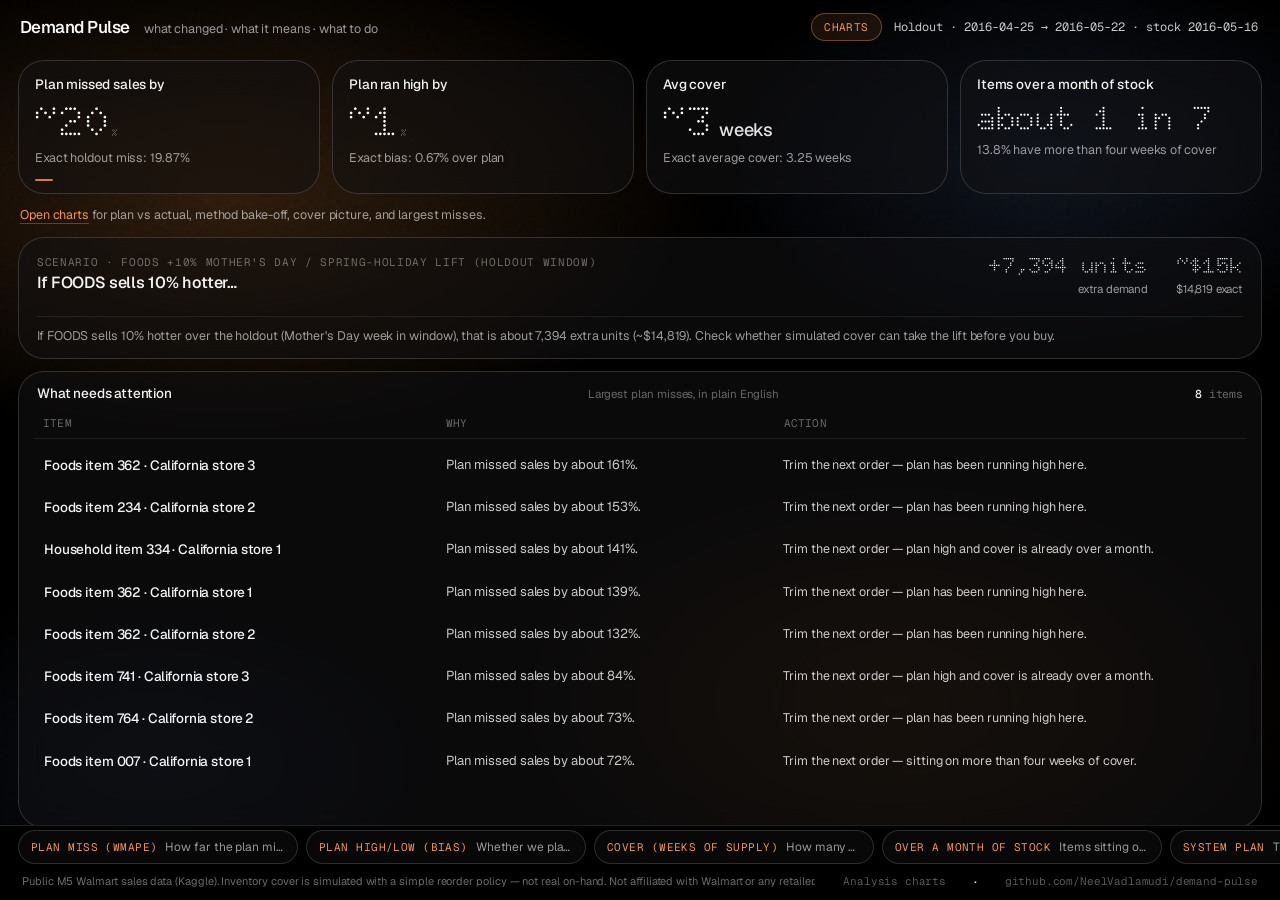
<file: docs/index.html>
<!doctype html>
<html lang="en"> <head> <meta charset="UTF-8" /> <link rel="icon" type="image/svg+xml" href="./favicon.svg" /> <meta name="viewport" content="width=device-width, initial-scale=1.0" /> <meta name="theme-color" content="#000000" /> <title>Demand Pulse</title> <meta name="description" content="Demand Pulse — a plain-English feed for plan accuracy, stock cover, scenarios, and exceptions." /> <link rel="stylesheet" href="./assets/css/fonts.css" /> <link rel="stylesheet" href="./assets/css/frost.css" /> </head> <body> <div class="app"> <div class="ambient" aria-hidden="true"></div><div class="shell"> <header class="topbar"> <div class="brand"> <div class="wordmark">Demand Pulse</div> <p class="subtitle">what changed · what it means · what to do</p> </div> <div class="top-tools"> <a class="nav-link" href="./analysis.html">Charts</a> <time class="as-of" data-as-of datetime="2024-01-01">Holdout · 2016-04-25 → 2016-05-22 · stock 2016-05-16</time> </div> </header> <main class="stage"> <div class="kpis" aria-label="Plan accuracy and cover"> <section class="glass kpi" data-kpi="wmape" aria-label="Plan missed sales by ~20%" title="Exact plan miss: 19.87%"> <h2 class="card-title" data-kpi-label>Plan missed sales by</h2> <div class="metric" title="Exact: 19.87%"><span class="num">~20</span><span class="num-unit">%</span></div> <p class="metric-caption">Exact holdout miss: 19.87%</p> <div class="kpi-accent" aria-hidden="true"></div> </section> <section class="glass kpi" data-kpi="bias" aria-label="Plan ran about 1% high" title="Exact forecast bias: 0.67%"> <h2 class="card-title" data-kpi-label>Plan ran high by</h2> <div class="metric" title="Exact: 0.67%"><span class="num">~1</span><span class="num-unit">%</span></div> <p class="metric-caption">Exact bias: 0.67% over plan</p> </section> <section class="glass kpi" data-kpi="wos" aria-label="Avg cover about 3 weeks" title="Exact average cover: 3.248 weeks"> <h2 class="card-title" data-kpi-label>Avg cover</h2> <div class="metric" title="Exact: 3.248 weeks"><span class="num">~3</span><span class="num-unit word">weeks</span></div> <p class="metric-caption">Exact average cover: 3.25 weeks</p> </section> <section class="glass kpi" data-kpi="overstock" aria-label="about 1 in 7 items over a month of stock" title="Exact overstock share: 13.8%"> <h2 class="card-title" data-kpi-label>Items over a month of stock</h2> <div class="metric" title="Exact: 13.8%"><span class="num">about 1 in 7</span></div> <p class="metric-caption">13.8% have more than four weeks of cover</p> </section> </div> <p class="charts-hint"><a href="./analysis.html">Open charts</a> for plan vs actual, method bake-off, cover picture, and largest misses.</p> <section class="glass scenario" aria-label="Promo scenario"> <div class="scenario-label"> <span class="scenario-kicker">Scenario · <span data-scenario="name">FOODS +10% Mother's Day / spring-holiday lift (holdout window)</span></span> <h2 class="scenario-headline" data-scenario="headline">If FOODS sells 10% hotter…</h2> </div> <div class="scenario-stat"> <span class="stat-v" data-scenario="units">+7,394 units</span> <span class="stat-k">extra demand</span> </div> <div class="scenario-stat"> <span class="stat-v" data-scenario="revenue">~$15k</span> <span class="stat-k" data-scenario="revenue-exact">$14,819 exact</span> </div> <p class="scenario-one" data-scenario="one">If FOODS sells 10% hotter over the holdout (Mother's Day week in window), that is about 7,394 extra units (~$14,819). Check whether simulated cover can take the lift before you buy.</p> </section> <section class="glass exceptions" aria-label="Plan exceptions"> <div class="card-head"> <h2 class="card-title">What needs attention</h2> <span class="card-hint">Largest plan misses, in plain English</span> <span class="exception-count"><span class="id-num" data-exception-count>8</span> items</span> </div> <div class="ex-table" role="table" aria-label="Eight demand plan exceptions"> <div class="ex-colhead" role="row"> <div role="columnheader">Item</div> <div role="columnheader">Why</div> <div role="columnheader">Action</div> </div> <div class="ex-body" role="rowgroup">
 <div class="ex-row" role="row" data-ex-row> <span class="cell-item" data-f="display">Foods item 362 · California store 3</span> <span class="cell-why" data-f="why">Plan missed sales by about 161%.</span> <span class="cell-action"><span class="field-k">Action</span><span data-f="action">Trim the next order — plan has been running high here.</span></span> </div>
 <div class="ex-row" role="row" data-ex-row> <span class="cell-item" data-f="display">Foods item 234 · California store 2</span> <span class="cell-why" data-f="why">Plan missed sales by about 153%.</span> <span class="cell-action"><span class="field-k">Action</span><span data-f="action">Trim the next order — plan has been running high here.</span></span> </div>
 <div class="ex-row" role="row" data-ex-row> <span class="cell-item" data-f="display">Household item 334 · California store 1</span> <span class="cell-why" data-f="why">Plan missed sales by about 141%.</span> <span class="cell-action"><span class="field-k">Action</span><span data-f="action">Trim the next order — plan high and cover is already over a month.</span></span> </div>
 <div class="ex-row" role="row" data-ex-row> <span class="cell-item" data-f="display">Foods item 362 · California store 1</span> <span class="cell-why" data-f="why">Plan missed sales by about 139%.</span> <span class="cell-action"><span class="field-k">Action</span><span data-f="action">Trim the next order — plan has been running high here.</span></span> </div>
 <div class="ex-row" role="row" data-ex-row> <span class="cell-item" data-f="display">Foods item 362 · California store 2</span> <span class="cell-why" data-f="why">Plan missed sales by about 132%.</span> <span class="cell-action"><span class="field-k">Action</span><span data-f="action">Trim the next order — plan has been running high here.</span></span> </div>
 <div class="ex-row" role="row" data-ex-row> <span class="cell-item" data-f="display">Foods item 741 · California store 3</span> <span class="cell-why" data-f="why">Plan missed sales by about 84%.</span> <span class="cell-action"><span class="field-k">Action</span><span data-f="action">Trim the next order — plan high and cover is already over a month.</span></span> </div>
 <div class="ex-row" role="row" data-ex-row> <span class="cell-item" data-f="display">Foods item 764 · California store 2</span> <span class="cell-why" data-f="why">Plan missed sales by about 73%.</span> <span class="cell-action"><span class="field-k">Action</span><span data-f="action">Trim the next order — plan has been running high here.</span></span> </div>
 <div class="ex-row" role="row" data-ex-row> <span class="cell-item" data-f="display">Foods item 007 · California store 1</span> <span class="cell-why" data-f="why">Plan missed sales by about 72%.</span> <span class="cell-action"><span class="field-k">Action</span><span data-f="action">Trim the next order — sitting on more than four weeks of cover.</span></span> </div>
 </div></div></div></section></main><div class="dock"><div class="gloss" role="region" aria-label="Plain English glossary" data-glossary>
 <div class="gloss-chip" data-gloss-chip> <span class="gloss-term">Plan miss (WMAPE)</span> <span class="gloss-plain">How far the plan missed sales, weighted by volume (weekly grain).</span> </div>
 <div class="gloss-chip" data-gloss-chip> <span class="gloss-term">Plan high/low (bias)</span> <span class="gloss-plain">Whether we planned more or less than we sold overall.</span> </div>
 <div class="gloss-chip" data-gloss-chip> <span class="gloss-term">Cover (weeks of supply)</span> <span class="gloss-plain">How many weeks simulated stock lasts at last week&#x27;s sell-through.</span> </div>
 <div class="gloss-chip" data-gloss-chip> <span class="gloss-term">Over a month of stock</span> <span class="gloss-plain">Items sitting on more than four weeks of simulated cover.</span> </div>
 <div class="gloss-chip" data-gloss-chip> <span class="gloss-term">System plan</span> <span class="gloss-plain">Trailing 28-day mean of prior days — the simple method that beat a YoY blend on this holdout.</span> </div>
 <div class="gloss-chip" data-gloss-chip> <span class="gloss-term">Simulated inventory</span> <span class="gloss-plain">Simple weekly reorder-to-cover policy on top of public sales. Not real Walmart on-hand.</span> </div>
 </div>
 <footer class="legal"> <p class="disclaimer" data-disclaimer>Public M5 Walmart sales data (Kaggle). Inventory cover is simulated with a simple reorder policy — not real on-hand. Not affiliated with Walmart or any retailer.</p> <a class="repo" href="./analysis.html">Analysis charts</a> · <a class="repo" href="https://github.com/NeelVadlamudi/demand-pulse">github.com/NeelVadlamudi/demand-pulse</a> </footer></div></div></div><script src="./assets/js/board.js" defer></script></body>
</html>
</file>
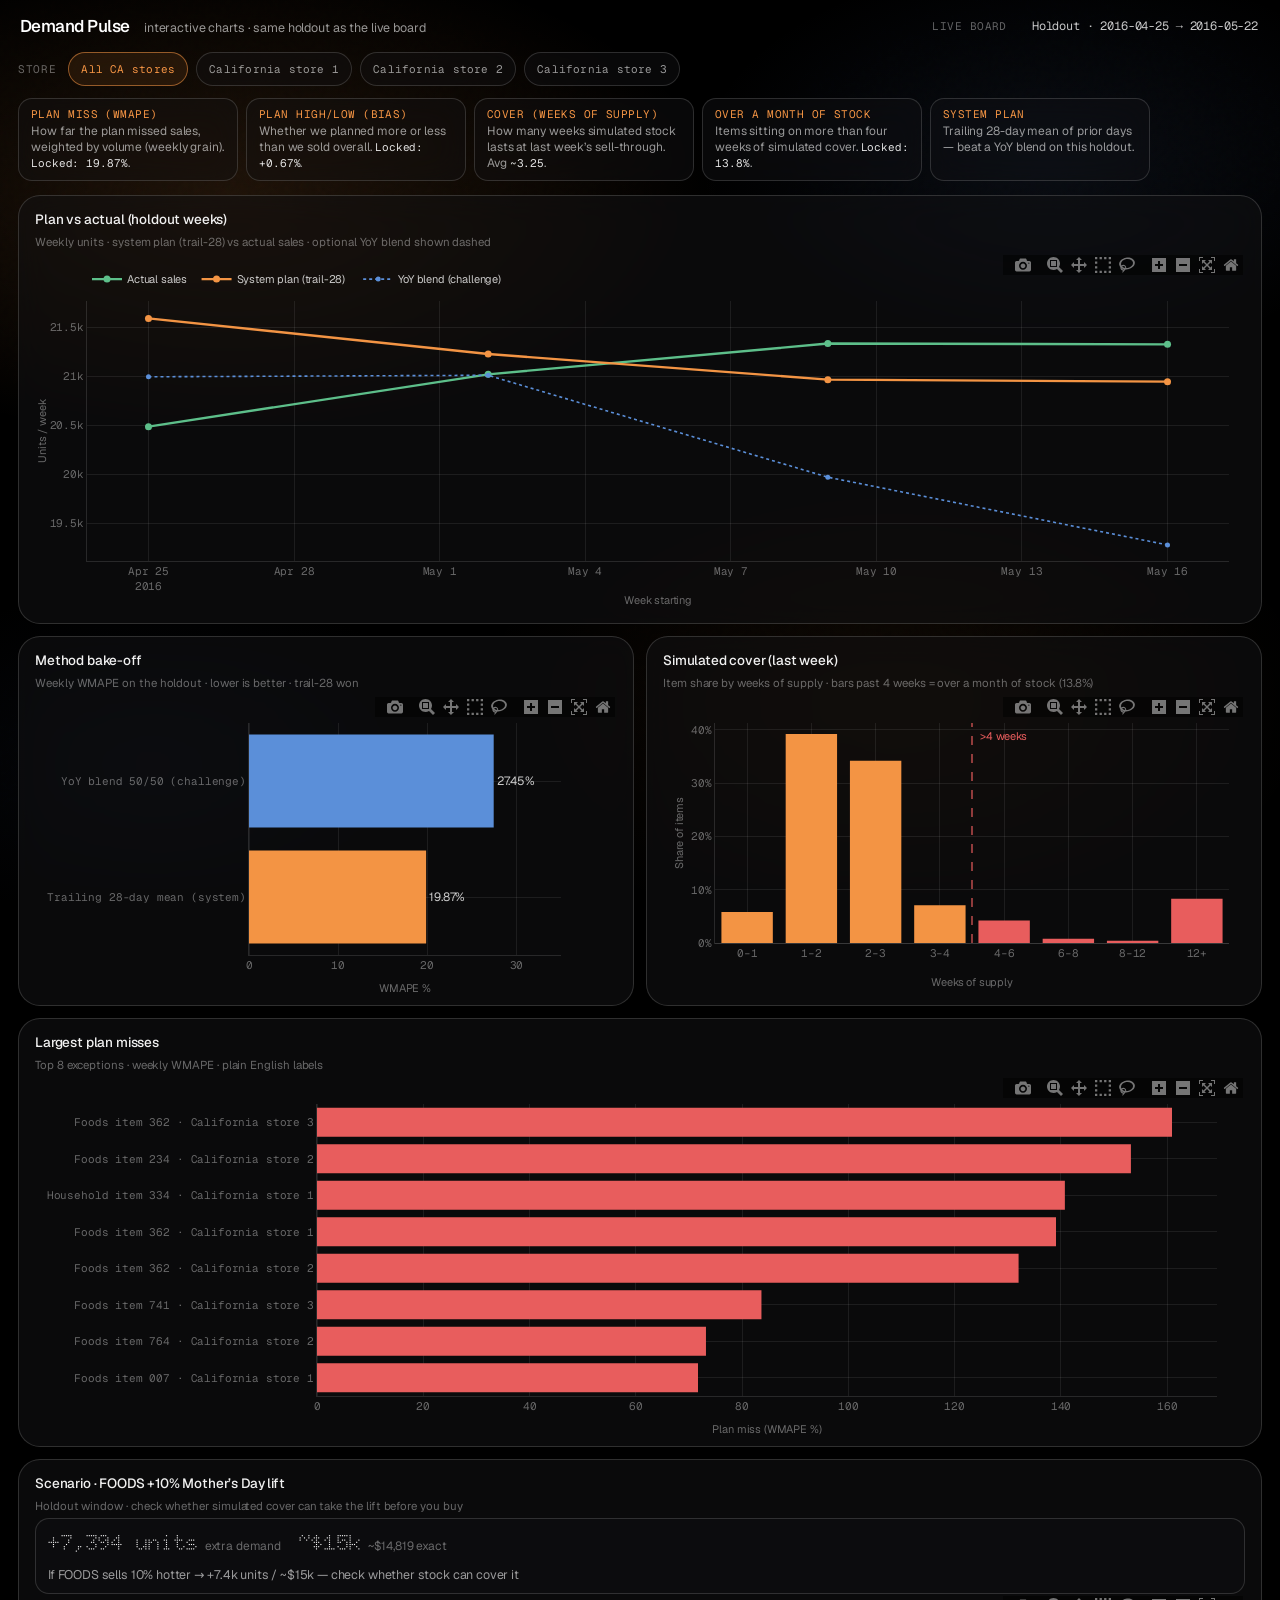
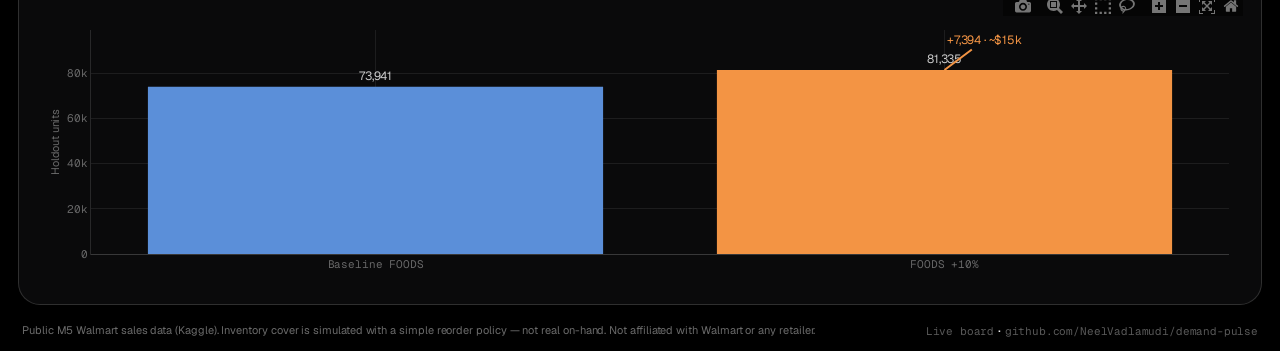
<file: docs/analysis.html>
<!DOCTYPE html>
<html lang="en">
<head>
  <meta charset="utf-8" />
  <meta name="viewport" content="width=device-width, initial-scale=1" />
  <meta name="theme-color" content="#000000" />
  <title>Demand Pulse · Charts</title>
  <meta name="description" content="Demand Pulse — plan vs actual, method bake-off, exceptions, and simulated cover charts." />
  <link rel="icon" href="./favicon.svg" type="image/svg+xml" />
  <link rel="stylesheet" href="./assets/css/fonts.css" />
  <link rel="stylesheet" href="./assets/css/analysis.css" />
  <script src="https://cdn.plot.ly/plotly-2.35.2.min.js" charset="utf-8"></script>
</head>
<body>
  <div class="app">
    <div class="ambient" aria-hidden="true"></div>

    <header class="topbar">
      <div class="brand">
        <div class="wordmark">Demand Pulse</div>
        <p class="subtitle">interactive charts · same holdout as the live board</p>
      </div>
      <div class="top-tools">
        <a class="nav-link" href="./index.html">Live board</a>
        <time class="as-of" datetime="2016-04-25">Holdout · 2016-04-25 → 2016-05-22</time>
      </div>
    </header>

    <div class="toolbar" role="group" aria-label="Store filter">
      <span class="toolbar-label">Store</span>
      <button type="button" class="chip" data-store="ALL" aria-pressed="true">All CA stores</button>
      <button type="button" class="chip" data-store="CA_1" aria-pressed="false">California store 1</button>
      <button type="button" class="chip" data-store="CA_2" aria-pressed="false">California store 2</button>
      <button type="button" class="chip" data-store="CA_3" aria-pressed="false">California store 3</button>
    </div>

    <div class="gloss-strip" role="region" aria-label="KPI explanations">
      <div class="gloss-chip">
        <span class="gloss-term">Plan miss (WMAPE)</span>
        <span class="gloss-plain">How far the plan missed sales, weighted by volume (weekly grain). <span class="locked">Locked: 19.87%</span>.</span>
      </div>
      <div class="gloss-chip">
        <span class="gloss-term">Plan high/low (bias)</span>
        <span class="gloss-plain">Whether we planned more or less than we sold overall. <span class="locked">Locked: +0.67%</span>.</span>
      </div>
      <div class="gloss-chip">
        <span class="gloss-term">Cover (weeks of supply)</span>
        <span class="gloss-plain">How many weeks simulated stock lasts at last week’s sell-through. Avg <span class="locked">~3.25</span>.</span>
      </div>
      <div class="gloss-chip">
        <span class="gloss-term">Over a month of stock</span>
        <span class="gloss-plain">Items sitting on more than four weeks of simulated cover. <span class="locked">Locked: 13.8%</span>.</span>
      </div>
      <div class="gloss-chip">
        <span class="gloss-term">System plan</span>
        <span class="gloss-plain">Trailing 28-day mean of prior days — beat a YoY blend on this holdout.</span>
      </div>
    </div>

    <main class="stage">
      <section class="glass wide" aria-label="Plan vs actual">
        <h2 class="card-title">Plan vs actual (holdout weeks)</h2>
        <p class="card-note">Weekly units · system plan (trail-28) vs actual sales · optional YoY blend shown dashed</p>
        <div id="plan-actual" class="chart tall"></div>
      </section>

      <section class="glass" aria-label="Method bake-off">
        <h2 class="card-title">Method bake-off</h2>
        <p class="card-note">Weekly WMAPE on the holdout · lower is better · trail-28 won</p>
        <div id="bakeoff" class="chart"></div>
      </section>

      <section class="glass" aria-label="Simulated cover">
        <h2 class="card-title">Simulated cover (last week)</h2>
        <p class="card-note">Item share by weeks of supply · bars past 4 weeks = over a month of stock (13.8%)</p>
        <div id="cover" class="chart"></div>
      </section>

      <section class="glass wide" aria-label="Top plan misses">
        <h2 class="card-title">Largest plan misses</h2>
        <p class="card-note">Top 8 exceptions · weekly WMAPE · plain English labels</p>
        <div id="exceptions" class="chart tall"></div>
      </section>

      <section class="glass wide" aria-label="Scenario lift">
        <h2 class="card-title">Scenario · FOODS +10% Mother’s Day lift</h2>
        <p class="card-note">Holdout window · check whether simulated cover can take the lift before you buy</p>
        <div class="scenario-call">
          <div><span class="stat-v" id="sc-units">+7,394 units</span><span class="stat-k">extra demand</span></div>
          <div><span class="stat-v" id="sc-rev">~$15k</span><span class="stat-k">~$14,819 exact</span></div>
          <p class="one" id="sc-one">If FOODS sells 10% hotter over the holdout, that is about 7.4k extra units (~$15k).</p>
        </div>
        <div id="scenario" class="chart"></div>
      </section>
    </main>

    <footer class="legal">
      <p class="disclaimer">
        Public M5 Walmart sales data (Kaggle). Inventory cover is simulated with a simple reorder policy — not real on-hand. Not affiliated with Walmart or any retailer.
      </p>
      <span>
        <a class="repo" href="./index.html">Live board</a>
        ·
        <a class="repo" href="https://github.com/NeelVadlamudi/demand-pulse">github.com/NeelVadlamudi/demand-pulse</a>
      </span>
    </footer>
  </div>

  <script>
  (() => {
    const ACCENT = "#f39444";
    const DANGER = "#e85d5d";
    const RESCUE = "#5dbf8a";
    const MUTED = "rgba(255,255,255,0.38)";
    const GRID = "rgba(255,255,255,0.08)";
    const TEXT = "rgba(255,255,255,0.78)";
    const SERIES = ["#f39444", "#5b8fd9", "#5dbf8a", "rgba(255,255,255,0.28)"];

    const LAYOUT = {
      paper_bgcolor: "rgba(0,0,0,0)",
      plot_bgcolor: "rgba(0,0,0,0)",
      font: { color: TEXT, family: "Geist Variable, Geist, system-ui, sans-serif", size: 12 },
      margin: { t: 28, r: 16, b: 52, l: 52 },
      xaxis: {
        gridcolor: GRID,
        zerolinecolor: GRID,
        linecolor: "rgba(255,255,255,0.12)",
        tickfont: { color: MUTED, family: "Geist Mono Variable, Geist Mono, monospace", size: 11 },
        title: { font: { size: 11, color: MUTED } },
      },
      yaxis: {
        gridcolor: GRID,
        zerolinecolor: GRID,
        linecolor: "rgba(255,255,255,0.12)",
        tickfont: { color: MUTED, family: "Geist Mono Variable, Geist Mono, monospace", size: 11 },
        title: { font: { size: 11, color: MUTED } },
      },
      legend: {
        orientation: "h",
        y: 1.14,
        x: 0,
        font: { size: 11, color: TEXT },
        bgcolor: "rgba(0,0,0,0)",
      },
      hoverlabel: {
        bgcolor: "rgba(18,18,20,0.92)",
        bordercolor: "rgba(255,255,255,0.15)",
        font: { family: "Geist Variable, Geist, system-ui, sans-serif", size: 12, color: "#fff" },
      },
    };
    const CFG = { responsive: true, displayModeBar: true, displaylogo: false };

    const EMBEDDED = {
  "plan_vs_actual_weekly": [
    {
      "week": "2016-04-25",
      "store_id": "ALL",
      "sales": 20483.0,
      "plan": 21588.1,
      "plan_challenge": 20992.0
    },
    {
      "week": "2016-05-02",
      "store_id": "ALL",
      "sales": 21017.0,
      "plan": 21224.7,
      "plan_challenge": 21007.4
    },
    {
      "week": "2016-05-09",
      "store_id": "ALL",
      "sales": 21331.0,
      "plan": 20963.0,
      "plan_challenge": 19967.5
    },
    {
      "week": "2016-05-16",
      "store_id": "ALL",
      "sales": 21323.0,
      "plan": 20942.5,
      "plan_challenge": 19276.8
    },
    {
      "week": "2016-04-25",
      "store_id": "CA_1",
      "sales": 6333.0,
      "plan": 6436.1,
      "plan_challenge": 6682.5
    },
    {
      "week": "2016-05-02",
      "store_id": "CA_1",
      "sales": 6714.0,
      "plan": 6363.0,
      "plan_challenge": 6976.0
    },
    {
      "week": "2016-05-09",
      "store_id": "CA_1",
      "sales": 6596.0,
      "plan": 6423.3,
      "plan_challenge": 6603.2
    },
    {
      "week": "2016-05-16",
      "store_id": "CA_1",
      "sales": 6725.0,
      "plan": 6542.6,
      "plan_challenge": 6472.3
    },
    {
      "week": "2016-04-25",
      "store_id": "CA_2",
      "sales": 5037.0,
      "plan": 5171.4,
      "plan_challenge": 4082.7
    },
    {
      "week": "2016-05-02",
      "store_id": "CA_2",
      "sales": 5075.0,
      "plan": 5088.2,
      "plan_challenge": 3843.1
    },
    {
      "week": "2016-05-09",
      "store_id": "CA_2",
      "sales": 5459.0,
      "plan": 5065.2,
      "plan_challenge": 3861.6
    },
    {
      "week": "2016-05-16",
      "store_id": "CA_2",
      "sales": 5518.0,
      "plan": 5191.2,
      "plan_challenge": 3915.1
    },
    {
      "week": "2016-04-25",
      "store_id": "CA_3",
      "sales": 9113.0,
      "plan": 9980.6,
      "plan_challenge": 10226.8
    },
    {
      "week": "2016-05-02",
      "store_id": "CA_3",
      "sales": 9228.0,
      "plan": 9773.5,
      "plan_challenge": 10188.3
    },
    {
      "week": "2016-05-09",
      "store_id": "CA_3",
      "sales": 9276.0,
      "plan": 9474.4,
      "plan_challenge": 9502.7
    },
    {
      "week": "2016-05-16",
      "store_id": "CA_3",
      "sales": 9080.0,
      "plan": 9208.6,
      "plan_challenge": 8889.3
    }
  ],
  "method_bakeoff": [
    {
      "method": "trail_28",
      "label": "Trailing 28-day mean (system)",
      "wmape_pct": 19.87
    },
    {
      "method": "yoy_blend",
      "label": "YoY blend 50/50 (challenge)",
      "wmape_pct": 27.45
    }
  ],
  "exceptions_top8": [
    {
      "display": "Foods item 362 · California store 3",
      "wmape_pct": 160.9,
      "action": "Trim the next order — plan has been running high here.",
      "weeks_of_supply": 3.17
    },
    {
      "display": "Foods item 234 · California store 2",
      "wmape_pct": 153.17,
      "action": "Trim the next order — plan has been running high here.",
      "weeks_of_supply": 0.39
    },
    {
      "display": "Household item 334 · California store 1",
      "wmape_pct": 140.74,
      "action": "Trim the next order — plan high and cover is already over a month.",
      "weeks_of_supply": 5.02
    },
    {
      "display": "Foods item 362 · California store 1",
      "wmape_pct": 139.07,
      "action": "Trim the next order — plan has been running high here.",
      "weeks_of_supply": 1.71
    },
    {
      "display": "Foods item 362 · California store 2",
      "wmape_pct": 132.03,
      "action": "Trim the next order — plan has been running high here.",
      "weeks_of_supply": 1.7
    },
    {
      "display": "Foods item 741 · California store 3",
      "wmape_pct": 83.64,
      "action": "Trim the next order — plan high and cover is already over a month.",
      "weeks_of_supply": 6.65
    },
    {
      "display": "Foods item 764 · California store 2",
      "wmape_pct": 73.2,
      "action": "Trim the next order — plan has been running high here.",
      "weeks_of_supply": 1.93
    },
    {
      "display": "Foods item 007 · California store 1",
      "wmape_pct": 71.7,
      "action": "Trim the next order — sitting on more than four weeks of cover.",
      "weeks_of_supply": 5.47
    }
  ],
  "cover_bins": [
    {
      "bin_label": "0–1",
      "item_count": 14,
      "share_pct": 5.8,
      "over_month": false
    },
    {
      "bin_label": "1–2",
      "item_count": 94,
      "share_pct": 39.2,
      "over_month": false
    },
    {
      "bin_label": "2–3",
      "item_count": 82,
      "share_pct": 34.2,
      "over_month": false
    },
    {
      "bin_label": "3–4",
      "item_count": 17,
      "share_pct": 7.1,
      "over_month": false
    },
    {
      "bin_label": "4–6",
      "item_count": 10,
      "share_pct": 4.2,
      "over_month": true
    },
    {
      "bin_label": "6–8",
      "item_count": 2,
      "share_pct": 0.8,
      "over_month": true
    },
    {
      "bin_label": "8–12",
      "item_count": 1,
      "share_pct": 0.4,
      "over_month": true
    },
    {
      "bin_label": "12+",
      "item_count": 20,
      "share_pct": 8.3,
      "over_month": true
    }
  ],
  "scenario_lift": [
    {
      "name": "FOODS +10% Mother's Day / spring-holiday lift (holdout window)",
      "baseline_units": 73941.0,
      "scenario_units": 81335.1,
      "delta_units": 7394.1,
      "delta_revenue": 14819.12,
      "delta_pct": 10.0,
      "plain": "If FOODS sells 10% hotter → +7.4k units / ~$15k — check whether stock can cover it"
    }
  ]
};

    let store = "ALL";
    let cache = {};

    function parseCSV(text) {
      const lines = text.trim().split(/\r?\n/);
      const headers = lines[0].split(",");
      return lines.slice(1).map((line) => {
        const cells = [];
        let cur = "", inQ = false;
        for (let i = 0; i < line.length; i++) {
          const ch = line[i];
          if (ch === '"') { inQ = !inQ; continue; }
          if (ch === "," && !inQ) { cells.push(cur); cur = ""; continue; }
          cur += ch;
        }
        cells.push(cur);
        const o = {};
        headers.forEach((h, i) => { o[h] = cells[i]; });
        return o;
      });
    }

    async function loadRows(name) {
      if (cache[name]) return cache[name];
      try {
        const res = await fetch("./extracts/" + name + ".csv");
        if (res.ok) {
          const rows = parseCSV(await res.text());
          cache[name] = rows;
          return rows;
        }
      } catch (_) { /* file:// or offline — use embed */ }
      const key = name;
      const emb = EMBEDDED[key];
      if (!emb) throw new Error("Missing " + name);
      cache[name] = emb;
      return emb;
    }

    function num(v) { return typeof v === "number" ? v : +v; }

    function setStore(id) {
      store = id;
      document.querySelectorAll(".chip[data-store]").forEach((btn) => {
        btn.setAttribute("aria-pressed", btn.getAttribute("data-store") === id ? "true" : "false");
      });
      renderPlan();
    }

    async function renderPlan() {
      const rows = await loadRows("plan_vs_actual_weekly");
      const f = rows.filter((r) => r.store_id === store);
      f.sort((a, b) => String(a.week).localeCompare(String(b.week)));
      const x = f.map((r) => r.week);
      Plotly.newPlot("plan-actual", [
        {
          name: "Actual sales",
          x, y: f.map((r) => num(r.sales)),
          type: "scatter", mode: "lines+markers",
          line: { color: RESCUE, width: 2.4 },
          marker: { color: RESCUE, size: 7 },
          hovertemplate: "%{x}<br>Actual %{y:,.0f} units<extra></extra>",
        },
        {
          name: "System plan (trail-28)",
          x, y: f.map((r) => num(r.plan)),
          type: "scatter", mode: "lines+markers",
          line: { color: ACCENT, width: 2.4 },
          marker: { color: ACCENT, size: 7 },
          hovertemplate: "%{x}<br>Plan %{y:,.0f} units<extra></extra>",
        },
        {
          name: "YoY blend (challenge)",
          x, y: f.map((r) => num(r.plan_challenge)),
          type: "scatter", mode: "lines+markers",
          line: { color: SERIES[1], width: 1.6, dash: "dot" },
          marker: { color: SERIES[1], size: 5 },
          hovertemplate: "%{x}<br>YoY blend %{y:,.0f} units<extra></extra>",
        },
      ], {
        ...LAYOUT,
        yaxis: { ...LAYOUT.yaxis, title: { ...LAYOUT.yaxis.title, text: "Units / week" } },
        xaxis: { ...LAYOUT.xaxis, title: { ...LAYOUT.xaxis.title, text: "Week starting" } },
      }, CFG);
    }

    async function render() {
      await renderPlan();

      const bake = await loadRows("method_bakeoff");
      Plotly.newPlot("bakeoff", [{
        type: "bar",
        orientation: "h",
        y: bake.map((r) => r.label),
        x: bake.map((r) => num(r.wmape_pct)),
        marker: {
          color: bake.map((r) => (String(r.method).includes("trail") ? ACCENT : SERIES[1])),
        },
        text: bake.map((r) => num(r.wmape_pct).toFixed(2) + "%"),
        textposition: "outside",
        cliponaxis: false,
        hovertemplate: "%{y}<br>WMAPE %{x:.2f}%<extra></extra>",
      }], {
        ...LAYOUT,
        margin: { t: 28, r: 56, b: 40, l: 200 },
        xaxis: { ...LAYOUT.xaxis, title: { ...LAYOUT.xaxis.title, text: "WMAPE %" }, range: [0, 35] },
        yaxis: { ...LAYOUT.yaxis, automargin: true },
        showlegend: false,
      }, CFG);

      const cover = await loadRows("cover_bins");
      const overColor = cover.map((r) => {
        const over = r.over_month === true || r.over_month === "True" || r.over_month === "true";
        return over ? DANGER : ACCENT;
      });
      Plotly.newPlot("cover", [{
        type: "bar",
        x: cover.map((r) => r.bin_label),
        y: cover.map((r) => num(r.share_pct)),
        marker: { color: overColor },
        customdata: cover.map((r) => num(r.item_count)),
        hovertemplate: "%{x} weeks<br>%{y:.1f}% · %{customdata} items<extra></extra>",
      }], {
        ...LAYOUT,
        yaxis: { ...LAYOUT.yaxis, title: { ...LAYOUT.yaxis.title, text: "Share of items" }, ticksuffix: "%" },
        xaxis: { ...LAYOUT.xaxis, title: { ...LAYOUT.xaxis.title, text: "Weeks of supply" } },
        showlegend: false,
        shapes: [{
          type: "line",
          x0: 3.5, x1: 3.5, y0: 0, y1: 1, yref: "paper",
          line: { color: DANGER, width: 1.2, dash: "dash" },
        }],
        annotations: [{
          x: 3.5, y: 1, yref: "paper",
          text: ">4 weeks",
          showarrow: false,
          xanchor: "left",
          font: { size: 11, color: DANGER },
          xshift: 6, yshift: -4,
        }],
      }, CFG);

      const ex = await loadRows("exceptions_top8");
      const ordered = [...ex].sort((a, b) => num(a.wmape_pct) - num(b.wmape_pct));
      Plotly.newPlot("exceptions", [{
        type: "bar",
        orientation: "h",
        y: ordered.map((r) => r.display),
        x: ordered.map((r) => num(r.wmape_pct)),
        marker: { color: DANGER },
        customdata: ordered.map((r) => r.action || ""),
        hovertemplate: "%{y}<br>Plan miss %{x:.1f}%<br>%{customdata}<extra></extra>",
      }], {
        ...LAYOUT,
        margin: { t: 28, r: 28, b: 40, l: 260 },
        xaxis: { ...LAYOUT.xaxis, title: { ...LAYOUT.xaxis.title, text: "Plan miss (WMAPE %)" } },
        yaxis: { ...LAYOUT.yaxis, automargin: true },
        showlegend: false,
      }, CFG);

      const scenRows = await loadRows("scenario_lift");
      const s = scenRows[0] || {};
      const deltaU = num(s.delta_units);
      const deltaR = num(s.delta_revenue);
      const baseU = num(s.baseline_units);
      const scenU = num(s.scenario_units);
      const unitsEl = document.getElementById("sc-units");
      const revEl = document.getElementById("sc-rev");
      const oneEl = document.getElementById("sc-one");
      if (unitsEl) unitsEl.textContent = "+" + Math.round(deltaU).toLocaleString("en-US") + " units";
      if (revEl) revEl.textContent = "~$" + Math.round(deltaR / 1000) + "k";
      if (oneEl && s.plain) oneEl.textContent = s.plain;

      Plotly.newPlot("scenario", [{
        type: "bar",
        x: ["Baseline FOODS", "FOODS +10%"],
        y: [baseU, scenU],
        marker: { color: [SERIES[1], ACCENT] },
        text: [Math.round(baseU).toLocaleString("en-US"), Math.round(scenU).toLocaleString("en-US")],
        textposition: "outside",
        cliponaxis: false,
        hovertemplate: "%{x}<br>%{y:,.0f} units<extra></extra>",
      }], {
        ...LAYOUT,
        margin: { t: 36, r: 16, b: 40, l: 56 },
        yaxis: { ...LAYOUT.yaxis, title: { ...LAYOUT.yaxis.title, text: "Holdout units" } },
        showlegend: false,
        annotations: [{
          x: 1, y: scenU,
          text: "+" + Math.round(deltaU).toLocaleString("en-US") + " · ~$" + Math.round(deltaR / 1000) + "k",
          showarrow: true,
          arrowhead: 0,
          ax: 40, ay: -30,
          font: { size: 12, color: ACCENT },
          arrowcolor: ACCENT,
        }],
      }, CFG);
    }

    document.querySelectorAll(".chip[data-store]").forEach((btn) => {
      btn.addEventListener("click", () => setStore(btn.getAttribute("data-store")));
    });
    render().catch((e) => {
      document.querySelector("main").insertAdjacentHTML("afterbegin",
        "<p class=\"load-err\">Could not load charts: " + e.message + "</p>");
    });
  })();
  </script>
</body>
</html>
</file>
<file: docs/assets/css/fonts.css>
@font-face{font-family:Geist Variable;font-style:normal;font-display:swap;font-weight:100 900;src:url(../fonts/geist-cyrillic-ext-wght-normal-DjL33-gN.woff2)format("woff2-variations");unicode-range:U+460-52F,U+1C80-1C8A,U+20B4,U+2DE0-2DFF,U+A640-A69F,U+FE2E-FE2F}
@font-face{font-family:Geist Variable;font-style:normal;font-display:swap;font-weight:100 900;src:url(../fonts/geist-cyrillic-wght-normal-BEAKL7Jp.woff2)format("woff2-variations");unicode-range:U+301,U+400-45F,U+490-491,U+4B0-4B1,U+2116}
@font-face{font-family:Geist Variable;font-style:normal;font-display:swap;font-weight:100 900;src:url(../fonts/geist-vietnamese-wght-normal-6IgcOCM7.woff2)format("woff2-variations");unicode-range:U+102-103,U+110-111,U+128-129,U+168-169,U+1A0-1A1,U+1AF-1B0,U+300-301,U+303-304,U+308-309,U+323,U+329,U+1EA0-1EF9,U+20AB}
@font-face{font-family:Geist Variable;font-style:normal;font-display:swap;font-weight:100 900;src:url(../fonts/geist-latin-ext-wght-normal-DC-KSUi6.woff2)format("woff2-variations");unicode-range:U+100-2BA,U+2BD-2C5,U+2C7-2CC,U+2CE-2D7,U+2DD-2FF,U+304,U+308,U+329,U+1D00-1DBF,U+1E00-1E9F,U+1EF2-1EFF,U+2020,U+20A0-20AB,U+20AD-20C0,U+2113,U+2C60-2C7F,U+A720-A7FF}
@font-face{font-family:Geist Variable;font-style:normal;font-display:swap;font-weight:100 900;src:url(../fonts/geist-latin-wght-normal-BgDaEnEv.woff2)format("woff2-variations");unicode-range:U+??,U+131,U+152-153,U+2BB-2BC,U+2C6,U+2DA,U+2DC,U+304,U+308,U+329,U+2000-206F,U+20AC,U+2122,U+2191,U+2193,U+2212,U+2215,U+FEFF,U+FFFD}
@font-face{font-family:Geist Mono Variable;font-style:normal;font-display:swap;font-weight:100 900;src:url(../fonts/geist-mono-cyrillic-ext-wght-normal-X_5orZeX.woff2)format("woff2-variations");unicode-range:U+460-52F,U+1C80-1C8A,U+20B4,U+2DE0-2DFF,U+A640-A69F,U+FE2E-FE2F}
@font-face{font-family:Geist Mono Variable;font-style:normal;font-display:swap;font-weight:100 900;src:url(../fonts/geist-mono-cyrillic-wght-normal-DiZS0aHC.woff2)format("woff2-variations");unicode-range:U+301,U+400-45F,U+490-491,U+4B0-4B1,U+2116}
@font-face{font-family:Geist Mono Variable;font-style:normal;font-display:swap;font-weight:100 900;src:url(../fonts/geist-mono-symbols2-wght-normal-CO5SzqOn.woff2)format("woff2-variations");unicode-range:U+2000-2001,U+2004-2008,U+200A,U+23B8-23BD,U+2500-259F}
@font-face{font-family:Geist Mono Variable;font-style:normal;font-display:swap;font-weight:100 900;src:url(../fonts/geist-mono-vietnamese-wght-normal-DadHysG0.woff2)format("woff2-variations");unicode-range:U+102-103,U+110-111,U+128-129,U+168-169,U+1A0-1A1,U+1AF-1B0,U+300-301,U+303-304,U+308-309,U+323,U+329,U+1EA0-1EF9,U+20AB}
@font-face{font-family:Geist Mono Variable;font-style:normal;font-display:swap;font-weight:100 900;src:url(../fonts/geist-mono-latin-ext-wght-normal-Bwz-egvJ.woff2)format("woff2-variations");unicode-range:U+100-2BA,U+2BD-2C5,U+2C7-2CC,U+2CE-2D7,U+2DD-2FF,U+304,U+308,U+329,U+1D00-1DBF,U+1E00-1E9F,U+1EF2-1EFF,U+2020,U+20A0-20AB,U+20AD-20C0,U+2113,U+2C60-2C7F,U+A720-A7FF}
@font-face{font-family:Geist Mono Variable;font-style:normal;font-display:swap;font-weight:100 900;src:url(../fonts/geist-mono-latin-wght-normal-XN7g48iV.woff2)format("woff2-variations");unicode-range:U+??,U+131,U+152-153,U+2BB-2BC,U+2C6,U+2DA,U+2DC,U+304,U+308,U+329,U+2000-206F,U+20AC,U+2122,U+2191,U+2193,U+2212,U+2215,U+FEFF,U+FFFD}
@font-face{font-family:Doto Variable;font-style:normal;font-display:swap;font-weight:100 900;src:url(../fonts/doto-latin-ext-rond-normal-sLBPzHsa.woff2)format("woff2-variations");unicode-range:U+100-2BA,U+2BD-2C5,U+2C7-2CC,U+2CE-2D7,U+2DD-2FF,U+304,U+308,U+329,U+1D00-1DBF,U+1E00-1E9F,U+1EF2-1EFF,U+2020,U+20A0-20AB,U+20AD-20C0,U+2113,U+2C60-2C7F,U+A720-A7FF}
@font-face{font-family:Doto Variable;font-style:normal;font-display:swap;font-weight:100 900;src:url(../fonts/doto-latin-rond-normal-Cy2ndtyN.woff2)format("woff2-variations");unicode-range:U+??,U+131,U+152-153,U+2BB-2BC,U+2C6,U+2DA,U+2DC,U+304,U+308,U+329,U+2000-206F,U+20AC,U+2122,U+2191,U+2193,U+2212,U+2215,U+FEFF,U+FFFD}
</file>
<file: docs/assets/css/frost.css>
/* Demand Pulse — Vexto / Mirage frost language (matte glass, true black) */
:root {
  --canvas: #000;
  --glass: rgba(18, 18, 20, 0.58);
  --line: rgba(255, 255, 255, 0.15);
  --text: rgba(255, 255, 255, 0.92);
  --text-dim: rgba(255, 255, 255, 0.58);
  --text-faint: rgba(255, 255, 255, 0.38);
  --accent: #f39444;
  --radius: 26px;
  --radius-sm: 16px;
  --gap: 12px;
  --pad: 18px;
  --font-ui: "Geist Variable", "Geist", system-ui, sans-serif;
  --font-num: "Doto Variable", "Doto", sans-serif;
  --font-mono: "Geist Mono Variable", "Geist Mono", ui-monospace, monospace;
  color-scheme: dark;
}
*, *::before, *::after { box-sizing: border-box; }
html, body {
  background: var(--canvas);
  color: var(--text);
  margin: 0;
  height: 100%;
  font-family: var(--font-ui);
  font-size: 14px;
  letter-spacing: -0.011em;
  -webkit-font-smoothing: antialiased;
  text-rendering: optimizeLegibility;
  overflow: hidden;
}
h1, h2, p { margin: 0; }
button { font: inherit; color: inherit; background: none; border: 0; padding: 0; cursor: pointer; }
:focus-visible { outline: 1px solid var(--accent); outline-offset: 3px; }
.sr-only { position: absolute; width: 1px; height: 1px; padding: 0; margin: -1px; overflow: hidden; clip: rect(0, 0, 0, 0); white-space: nowrap; border: 0; }

/* App shell: ambient out of flow; grid reserves footer rows */
.app {
  position: relative;
  height: 100%;
  height: 100dvh;
  max-height: 100dvh;
  overflow: hidden;
  background: var(--canvas);
}
.ambient {
  pointer-events: none;
  position: absolute;
  inset: 0;
  z-index: 0;
  background:
    radial-gradient(ellipse 70% 50% at 18% 22%, rgba(243, 148, 68, 0.18), transparent 55%),
    radial-gradient(ellipse 55% 45% at 82% 18%, rgba(90, 120, 180, 0.16), transparent 50%),
    radial-gradient(ellipse 60% 50% at 70% 78%, rgba(243, 148, 68, 0.1), transparent 55%),
    radial-gradient(ellipse 50% 40% at 12% 85%, rgba(60, 80, 120, 0.14), transparent 50%),
    #000;
}
.ambient::after {
  content: "";
  position: absolute;
  inset: 0;
  opacity: 0.4;
  background-image: url("data:image/svg+xml,%3Csvg viewBox='0 0 200 200' xmlns='http://www.w3.org/2000/svg'%3E%3Cfilter id='n'%3E%3CfeTurbulence type='fractalNoise' baseFrequency='0.85' numOctaves='4' stitchTiles='stitch'/%3E%3C/filter%3E%3Crect width='100%25' height='100%25' filter='url(%23n)' opacity='0.45'/%3E%3C/svg%3E");
  mix-blend-mode: soft-light;
}
.shell {
  position: relative;
  z-index: 1;
  height: 100%;
  display: flex;
  flex-direction: column;
  overflow: hidden;
}

.topbar {
  display: flex;
  align-items: center;
  justify-content: space-between;
  gap: 16px;
  height: 54px;
  padding: 0 22px 0 20px;
}
.brand { display: flex; align-items: baseline; gap: 14px; min-width: 0; }
.wordmark { font-size: 17px; font-weight: 550; letter-spacing: -0.03em; color: #fff; white-space: nowrap; }
.subtitle { color: var(--text-dim); font-size: 12.5px; letter-spacing: -0.01em; white-space: nowrap; overflow: hidden; text-overflow: ellipsis; }
.as-of { color: rgba(255, 255, 255, 0.78); font-family: var(--font-mono); font-size: 12px; font-weight: 400; letter-spacing: 0; white-space: nowrap; }

.top-tools { display: flex; align-items: center; gap: 12px; flex-wrap: wrap; justify-content: flex-end; }
.nav-link {
  font-family: var(--font-mono);
  font-size: 11px;
  letter-spacing: 0.04em;
  text-transform: uppercase;
  color: var(--text-faint);
  text-decoration: none;
  padding: 6px 12px;
  border-radius: 999px;
  border: 1px solid rgba(243, 148, 68, 0.4);
  background: rgba(243, 148, 68, 0.1);
  color: var(--accent);
  white-space: nowrap;
  transition: background 0.12s ease, border-color 0.12s ease;
}
.nav-link:hover {
  background: rgba(243, 148, 68, 0.18);
  border-color: rgba(243, 148, 68, 0.6);
}


.stage {
  flex: 1 1 0;
  min-height: 0;
  overflow: hidden;
  display: flex;
  flex-direction: column;
  gap: var(--gap);
  padding: 6px var(--pad) 72px;
}

.glass {
  background: var(--glass);
  -webkit-backdrop-filter: blur(16px) saturate(1.4);
  backdrop-filter: blur(16px) saturate(1.4);
  border: 1px solid var(--line);
  border-radius: var(--radius);
  box-shadow: none;
  padding: 14px 16px 12px;
}
.card-title { display: flex; align-items: center; gap: 8px; color: rgba(255, 255, 255, 0.94); font-size: 13.5px; font-weight: 500; letter-spacing: -0.012em; }
.card-hint { color: var(--text-faint); font-size: 11.5px; font-weight: 400; letter-spacing: -0.006em; margin-left: auto; }

.kpis { display: grid; grid-template-columns: repeat(4, minmax(0, 1fr)); gap: var(--gap); flex: none; }
.kpi { min-width: 0; }
.metric { display: flex; align-items: baseline; gap: 0; margin-top: 10px; }
.num {
  font-family: var(--font-num);
  font-variation-settings: "wght" 550, "ROND" 100;
  font-synthesis: none;
  font-variant-numeric: tabular-nums;
  letter-spacing: 0.01em;
  color: #fff;
  font-size: 42px;
  line-height: 0.92;
  font-weight: 550;
}
.num-unit {
  font-family: var(--font-num);
  font-variation-settings: "wght" 500, "ROND" 100;
  letter-spacing: 0;
  color: #fff;
  margin-left: 0.12em;
  font-size: 0.72em;
  font-weight: 500;
}
.num-unit.word { font-family: var(--font-ui); font-size: 18px; font-weight: 500; letter-spacing: -0.02em; margin-left: 0.3em; color: rgba(255, 255, 255, 0.88); }
.kpi[data-kpi="overstock"] .num { font-size: 34px; letter-spacing: -0.01em; }
.metric-caption { color: var(--text-dim); margin-top: 8px; font-size: 12.5px; letter-spacing: -0.008em; line-height: 1.35; }
.kpi-accent { width: 18px; height: 2px; border-radius: 99px; background: var(--accent); margin-top: 12px; opacity: 0.85; }

.scenario {
  display: grid;
  grid-template-columns: minmax(0, 1.4fr) auto auto;
  align-items: center;
  gap: 18px 28px;
  padding: 14px 18px;
  flex: none;
}
.scenario-label { display: flex; flex-direction: column; gap: 4px; min-width: 0; }
.scenario-kicker { font-family: var(--font-mono); font-size: 11px; letter-spacing: 0.06em; text-transform: uppercase; color: var(--text-faint); }
.scenario-headline { margin: 0; font-size: 16px; font-weight: 550; letter-spacing: -0.02em; color: rgba(255, 255, 255, 0.95); line-height: 1.25; }
.scenario-stat { display: flex; flex-direction: column; gap: 2px; text-align: right; }
.scenario-stat .stat-v {
  font-family: var(--font-num);
  font-variation-settings: "wght" 600, "ROND" 100;
  font-size: 22px;
  color: #fff;
  letter-spacing: 0.01em;
  white-space: nowrap;
}
.scenario-stat .stat-k { font-size: 11.5px; color: var(--text-dim); }
.scenario-one {
  grid-column: 1 / -1;
  color: var(--text-dim);
  font-size: 12.5px;
  line-height: 1.4;
  letter-spacing: -0.006em;
  border-top: 1px solid rgba(255, 255, 255, 0.08);
  padding-top: 10px;
  margin-top: 2px;
}

.exceptions {
  flex: 1 1 0;
  min-height: 0;
  display: flex;
  flex-direction: column;
  padding: 12px 14px 8px;
  overflow: hidden;
}
.exceptions .card-head { display: flex; align-items: center; gap: 12px; padding: 0 4px 10px; flex: none; }
.exception-count { font-family: var(--font-mono); font-size: 11.5px; color: var(--text-faint); margin-left: auto; }
.exception-count .id-num { font-family: var(--font-mono); font-variation-settings: normal; font-size: inherit; letter-spacing: inherit; font-weight: 500; }
.ex-table { display: flex; flex-direction: column; min-height: 0; flex: 1 1 0; overflow: hidden; }
.ex-colhead {
  display: grid;
  grid-template-columns: minmax(180px, 1.2fr) minmax(160px, 1fr) minmax(220px, 1.4fr);
  column-gap: 14px;
  align-items: center;
  padding: 4px 10px 8px;
  color: var(--text-faint);
  font-family: var(--font-mono);
  font-size: 11px;
  letter-spacing: 0.02em;
  text-transform: uppercase;
  border-bottom: 1px solid rgba(255, 255, 255, 0.08);
  flex: none;
}
.ex-body { display: flex; flex-direction: column; gap: 2px; padding-top: 6px; overflow: auto; min-height: 0; flex: 1 1 0; }
.ex-row {
  display: grid;
  grid-template-columns: minmax(180px, 1.2fr) minmax(160px, 1fr) minmax(220px, 1.4fr);
  column-gap: 14px;
  align-items: start;
  padding: 10px;
  border-radius: 12px;
  border: 1px solid transparent;
  color: #fff;
  text-align: left;
  width: 100%;
}
.ex-row:hover { background: rgba(255, 255, 255, 0.04); }
.ex-row:focus-visible { border-color: rgba(243, 148, 68, 0.45); }
.id-num {
  font-family: var(--font-num);
  font-variation-settings: "wght" 600, "ROND" 100;
  font-size: 14px;
  letter-spacing: 0.02em;
  color: rgba(255, 255, 255, 0.95);
}
.cell-item { color: rgba(255, 255, 255, 0.95); font-size: 13.5px; font-weight: 500; letter-spacing: -0.01em; line-height: 1.35; overflow-wrap: anywhere; }
.cell-why { color: rgba(255, 255, 255, 0.78); font-size: 13px; line-height: 1.4; letter-spacing: -0.008em; }
.cell-action { font-size: 12.5px; line-height: 1.4; color: rgba(255, 255, 255, 0.78); letter-spacing: -0.008em; }
.field-k { display: none; font-family: var(--font-mono); font-size: 10px; letter-spacing: 0.04em; text-transform: uppercase; color: var(--text-faint); margin-bottom: 2px; }

.dock {
  flex: 0 0 auto;
  position: fixed;
  left: 0;
  right: 0;
  bottom: 0;
  z-index: 20;
  background: rgba(0, 0, 0, 0.94);
  border-top: 1px solid rgba(255, 255, 255, 0.12);
  padding-top: 4px;
  -webkit-backdrop-filter: blur(16px) saturate(1.4);
  backdrop-filter: blur(16px) saturate(1.4);
}
.gloss {
  display: flex;
  align-items: stretch;
  gap: 8px;
  padding: 0 var(--pad) 6px;
  overflow-x: auto;
  scrollbar-width: none;
}
.gloss::-webkit-scrollbar { display: none; }
.gloss-chip {
  flex: 0 0 auto;
  max-width: 280px;
  padding: 8px 12px;
  border-radius: 999px;
  border: 1px solid var(--line);
  background: rgba(18, 18, 20, 0.45);
  -webkit-backdrop-filter: blur(16px) saturate(1.4);
  backdrop-filter: blur(16px) saturate(1.4);
  display: flex;
  align-items: baseline;
  gap: 8px;
}
.gloss-term { font-family: var(--font-mono); font-size: 11px; letter-spacing: 0.04em; text-transform: uppercase; color: var(--accent); white-space: nowrap; }
.gloss-plain { font-size: 12px; color: var(--text-dim); letter-spacing: -0.008em; white-space: nowrap; overflow: hidden; text-overflow: ellipsis; max-width: 200px; }

.legal {
  display: flex;
  align-items: center;
  justify-content: space-between;
  gap: 16px;
  padding: 2px 22px 10px;
}
.disclaimer { color: rgba(255, 255, 255, 0.42); letter-spacing: -0.006em; margin: 0; font-size: 11px; font-weight: 400; line-height: 1.35; }
.repo { color: rgba(255, 255, 255, 0.35); font-family: var(--font-mono); font-size: 11px; text-decoration: none; white-space: nowrap; }
.repo:hover { color: rgba(255, 255, 255, 0.65); }

@media (width <= 1100px) {
  .kpis { grid-template-columns: repeat(2, minmax(0, 1fr)); }
  .scenario { grid-template-columns: 1fr 1fr; }
  .scenario-label { grid-column: 1 / -1; }
}
@media (width <= 860px) {
  html, body { overflow: auto; height: auto; }
  .app { height: auto; max-height: none; overflow: visible; }
  .shell { height: auto; grid-template-rows: auto auto auto auto; }
  .stage { overflow: visible; }
  .exceptions { min-height: 240px; }
  .topbar { height: auto; padding: 12px 16px 8px; flex-wrap: wrap; gap: 8px; }
  .brand { flex-direction: column; align-items: flex-start; gap: 2px; }
  .subtitle { white-space: normal; }
  .stage { padding: 4px 12px 12px; }
  .num { font-size: 36px; }
  .ex-colhead { display: none; }
  .ex-row {
    grid-template-columns: 1fr;
    gap: 6px;
    padding: 12px;
    border: 1px solid rgba(255, 255, 255, 0.06);
    margin-bottom: 4px;
  }
  .ex-row .cell-item, .ex-row .cell-why, .ex-row .cell-action { grid-column: 1 / -1; }
  .ex-row .cell-action { padding-top: 6px; border-top: 1px solid rgba(255, 255, 255, 0.06); }
  .field-k { display: block; }
  .legal { flex-direction: column; align-items: flex-start; padding: 4px 16px 12px; }
  .disclaimer { white-space: normal; }
}
@media (width <= 520px) {
  .kpis { grid-template-columns: 1fr; }
  .scenario { grid-template-columns: 1fr; }
  .scenario-stat { text-align: left; }
  .gloss-chip { max-width: 240px; }
}
@media (height <= 860px) and (width > 860px) {
  .kpi { padding: 10px 12px 8px; }
  .metric { margin-top: 6px; }
  .num { font-size: 34px; }
  .kpi[data-kpi="overstock"] .num { font-size: 28px; }
  .metric-caption { margin-top: 4px; font-size: 11.5px; }
  .kpi-accent { margin-top: 8px; }
  .scenario { padding: 10px 14px; gap: 10px 20px; }
  .scenario-one { display: none; }
  .scenario-stat .stat-v { font-size: 18px; }
  .exceptions { padding: 10px 12px 6px; }
  .ex-row { padding: 8px 10px; }
  .gloss { padding-bottom: 4px; }
  .gloss-chip { padding: 6px 10px; }
  .legal { padding-bottom: 8px; }
}
@media (prefers-reduced-motion: reduce) {
  * { scroll-behavior: auto !important; }
}

.charts-hint {
  margin: 0 0 2px;
  padding: 0 2px;
  font-size: 12.5px;
  color: var(--text-dim);
  letter-spacing: -0.008em;
}
.charts-hint a {
  color: var(--accent);
  text-decoration: none;
  border-bottom: 1px solid rgba(243, 148, 68, 0.35);
}
.charts-hint a:hover { border-bottom-color: var(--accent); }
</file>
<file: docs/assets/css/analysis.css>
/* Demand Pulse — analysis charts (frost house UI) */
:root {
  --canvas: #000;
  --glass: rgba(18, 18, 20, 0.58);
  --line: rgba(255, 255, 255, 0.15);
  --text: rgba(255, 255, 255, 0.92);
  --text-dim: rgba(255, 255, 255, 0.58);
  --text-faint: rgba(255, 255, 255, 0.38);
  --accent: #f39444;
  --danger: #e85d5d;
  --rescue: #5dbf8a;
  --radius: 22px;
  --radius-sm: 14px;
  --gap: 12px;
  --pad: 18px;
  --font-ui: "Geist Variable", "Geist", system-ui, sans-serif;
  --font-num: "Doto Variable", "Doto", sans-serif;
  --font-mono: "Geist Mono Variable", "Geist Mono", ui-monospace, monospace;
  color-scheme: dark;
}
*, *::before, *::after { box-sizing: border-box; }
html, body {
  background: var(--canvas);
  color: var(--text);
  margin: 0;
  min-height: 100%;
  font-family: var(--font-ui);
  font-size: 14px;
  letter-spacing: -0.011em;
  -webkit-font-smoothing: antialiased;
  text-rendering: optimizeLegibility;
}
body { min-height: 100dvh; }
h1, h2, h3, p { margin: 0; }
button { font: inherit; color: inherit; background: none; border: 0; padding: 0; cursor: pointer; }
a { color: inherit; }
:focus-visible { outline: 1px solid var(--accent); outline-offset: 3px; }

.app {
  position: relative;
  min-height: 100dvh;
  display: flex;
  flex-direction: column;
  background: var(--canvas);
  overflow-x: hidden;
}
.ambient {
  pointer-events: none;
  position: fixed;
  inset: 0;
  z-index: 0;
  background:
    radial-gradient(ellipse 70% 50% at 18% 22%, rgba(243, 148, 68, 0.12), transparent 55%),
    radial-gradient(ellipse 55% 45% at 82% 18%, rgba(90, 120, 180, 0.1), transparent 50%),
    radial-gradient(ellipse 60% 50% at 70% 78%, rgba(243, 148, 68, 0.06), transparent 55%),
    radial-gradient(ellipse 50% 40% at 12% 85%, rgba(60, 80, 120, 0.08), transparent 50%),
    #000;
}
.ambient::after {
  content: "";
  position: absolute;
  inset: 0;
  opacity: 0.3;
  background-image: url("data:image/svg+xml,%3Csvg viewBox='0 0 200 200' xmlns='http://www.w3.org/2000/svg'%3E%3Cfilter id='n'%3E%3CfeTurbulence type='fractalNoise' baseFrequency='0.85' numOctaves='4' stitchTiles='stitch'/%3E%3C/filter%3E%3Crect width='100%25' height='100%25' filter='url(%23n)' opacity='0.45'/%3E%3C/svg%3E");
  mix-blend-mode: soft-light;
}
.app > *:not(.ambient) { position: relative; z-index: 1; }

.topbar {
  flex: none;
  display: flex;
  align-items: center;
  justify-content: space-between;
  gap: 16px;
  height: 52px;
  padding: 0 22px 0 20px;
}
.brand { display: flex; align-items: baseline; gap: 14px; min-width: 0; }
.mark { width: 28px; height: 16px; color: #fff; flex: none; }
.wordmark {
  font-size: 17px; font-weight: 550; letter-spacing: -0.03em; color: #fff; white-space: nowrap;
}
.subtitle {
  color: var(--text-dim); font-size: 12.5px; letter-spacing: -0.01em;
  white-space: nowrap; overflow: hidden; text-overflow: ellipsis;
}
.top-tools { display: flex; align-items: center; gap: 14px; flex-wrap: wrap; justify-content: flex-end; }
.nav-link {
  font-family: var(--font-mono);
  font-size: 11px;
  letter-spacing: 0.04em;
  text-transform: uppercase;
  color: var(--text-faint);
  text-decoration: none;
  padding: 6px 10px;
  border-radius: 999px;
  border: 1px solid transparent;
}
.nav-link:hover {
  color: var(--accent);
  border-color: rgba(243, 148, 68, 0.35);
  background: rgba(243, 148, 68, 0.08);
}
.as-of {
  color: rgba(255, 255, 255, 0.78);
  font-family: var(--font-mono);
  font-size: 12px;
  font-weight: 400;
  white-space: nowrap;
}

.toolbar {
  flex: none;
  display: flex;
  flex-wrap: wrap;
  gap: 8px;
  align-items: center;
  padding: 0 var(--pad) 12px;
}
.toolbar-label {
  font-family: var(--font-mono);
  font-size: 11px;
  letter-spacing: 0.06em;
  text-transform: uppercase;
  color: var(--text-faint);
  margin-right: 4px;
}
.chip {
  font-family: var(--font-mono);
  font-size: 11px;
  letter-spacing: 0.02em;
  color: var(--text-dim);
  padding: 8px 12px;
  border-radius: 999px;
  border: 1px solid var(--line);
  background: rgba(18, 18, 20, 0.45);
  -webkit-backdrop-filter: blur(16px) saturate(1.4);
  backdrop-filter: blur(16px) saturate(1.4);
  transition: border-color 0.12s ease, background 0.12s ease, color 0.12s ease;
}
.chip:hover { background: rgba(255, 255, 255, 0.05); color: var(--text); }
.chip[aria-pressed="true"] {
  border-color: rgba(243, 148, 68, 0.55);
  background: rgba(243, 148, 68, 0.1);
  color: var(--accent);
}

.stage {
  flex: 1;
  display: grid;
  grid-template-columns: 1fr;
  gap: var(--gap);
  padding: 2px var(--pad) 14px;
  max-width: 1280px;
  width: 100%;
  margin: 0 auto;
  min-height: 0;
}
@media (min-width: 900px) {
  .stage { grid-template-columns: 1fr 1fr; }
  .wide { grid-column: 1 / -1; }
}

.glass {
  background: var(--glass);
  -webkit-backdrop-filter: blur(16px) saturate(1.4);
  backdrop-filter: blur(16px) saturate(1.4);
  border: 1px solid var(--line);
  border-radius: var(--radius);
  box-shadow: none;
  padding: 14px 16px 10px;
  min-width: 0;
}
.card-title {
  display: flex;
  align-items: center;
  gap: 8px;
  color: rgba(255, 255, 255, 0.94);
  font-size: 13.5px;
  font-weight: 500;
  letter-spacing: -0.012em;
}
.card-note {
  margin: 6px 0 4px;
  color: var(--text-faint);
  font-size: 11.5px;
  letter-spacing: -0.006em;
  line-height: 1.35;
}
.chart {
  width: 100%;
  min-height: 300px;
}
.chart.tall { min-height: 360px; }
.load-err {
  color: var(--danger);
  font-size: 13px;
  padding: 8px 0;
}

.legal {
  flex: none;
  display: flex;
  align-items: center;
  justify-content: space-between;
  gap: 16px;
  padding: 2px 22px 12px;
  max-width: 1280px;
  width: 100%;
  margin: 0 auto;
}
.disclaimer {
  color: rgba(255, 255, 255, 0.42);
  letter-spacing: -0.006em;
  margin: 0;
  font-size: 11px;
  font-weight: 400;
  line-height: 1.35;
}
.repo {
  color: rgba(255, 255, 255, 0.35);
  font-family: var(--font-mono);
  font-size: 11px;
  text-decoration: none;
  white-space: nowrap;
}
.repo:hover { color: rgba(255, 255, 255, 0.65); }

/* Plotly modebar on dark */
.js-plotly-plot .plotly .modebar-btn path { fill: rgba(255,255,255,0.45) !important; }
.js-plotly-plot .plotly .modebar-btn:hover path { fill: var(--accent) !important; }

@media (width <= 860px) {
  .topbar { height: auto; padding: 12px 16px 8px; flex-wrap: wrap; gap: 8px; }
  .brand { flex-direction: column; align-items: flex-start; gap: 2px; }
  .subtitle { white-space: normal; }
  .toolbar { padding: 0 12px 10px; }
  .stage { padding: 4px 12px 12px; }
  .legal { flex-direction: column; align-items: flex-start; padding: 4px 16px 12px; }
  .disclaimer { white-space: normal; }
}


/* KPI glossary strip */
.gloss-strip {
  flex: none;
  display: flex;
  gap: 8px;
  overflow-x: auto;
  padding: 0 var(--pad) 12px;
  max-width: 1280px;
  width: 100%;
  margin: 0 auto;
  scrollbar-width: none;
}
.gloss-strip::-webkit-scrollbar { display: none; }
.gloss-chip {
  flex: none;
  display: flex;
  flex-direction: column;
  gap: 2px;
  max-width: 220px;
  padding: 8px 12px;
  border-radius: var(--radius-sm);
  border: 1px solid var(--line);
  background: rgba(18, 18, 20, 0.45);
  -webkit-backdrop-filter: blur(16px) saturate(1.4);
  backdrop-filter: blur(16px) saturate(1.4);
}
.gloss-term {
  font-family: var(--font-mono);
  font-size: 11px;
  letter-spacing: 0.04em;
  text-transform: uppercase;
  color: var(--accent);
  white-space: nowrap;
}
.gloss-plain {
  font-size: 12px;
  color: var(--text-dim);
  letter-spacing: -0.008em;
  line-height: 1.35;
}

/* Scenario callout */
.scenario-call {
  display: flex;
  flex-wrap: wrap;
  align-items: baseline;
  gap: 10px 18px;
  margin-top: 4px;
}
.scenario-call .stat-v {
  font-family: var(--font-num);
  font-size: 22px;
  font-weight: 500;
  color: #fff;
  letter-spacing: -0.02em;
  font-variation-settings: "ROND" 100;
}
.scenario-call .stat-k {
  font-size: 12px;
  color: var(--text-faint);
  margin-left: 6px;
}
.scenario-call .one {
  flex: 1 1 100%;
  color: var(--text-dim);
  font-size: 12.5px;
  line-height: 1.4;
  margin: 0;
}

@media (width <= 860px) {
  .gloss-strip { padding: 0 12px 10px; }
}

.gloss-plain .locked {
  color: rgba(255, 255, 255, 0.88);
  font-family: var(--font-mono);
  font-size: 11px;
}
.scenario-call {
  padding: 10px 12px;
  border-radius: var(--radius-sm);
  border: 1px solid var(--line);
  background: rgba(18, 18, 20, 0.35);
}
.chip[data-store] { min-height: 34px; }
</file>
